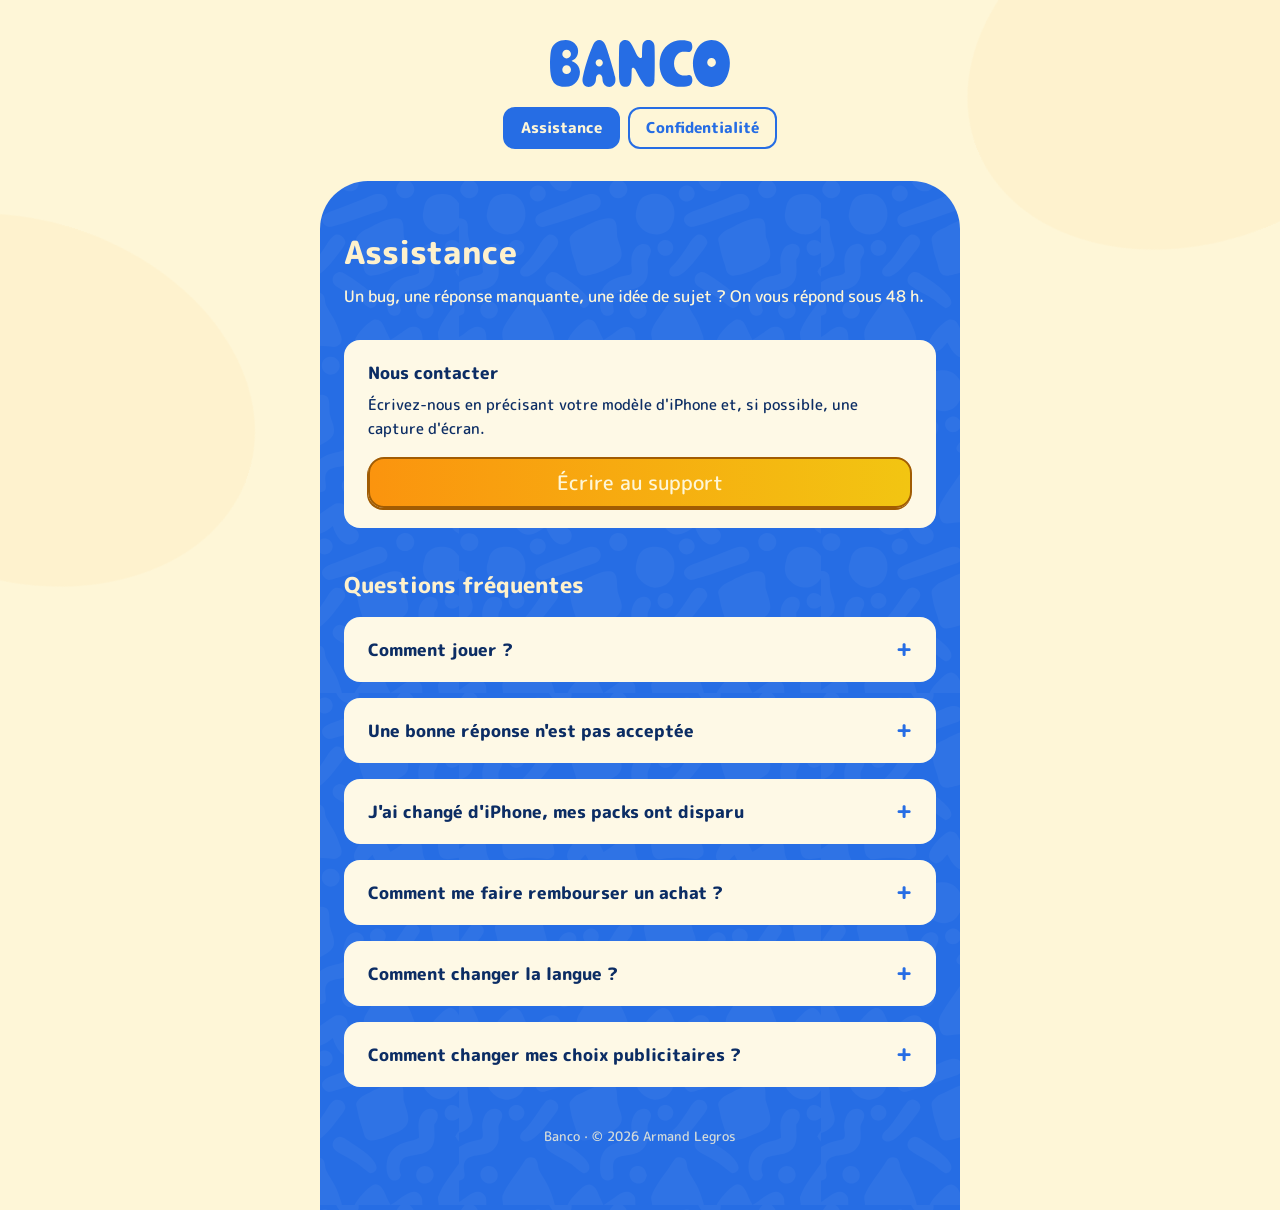
<file: index.html>
<!doctype html>
<html lang="fr">
<head>
  <meta charset="utf-8">
  <meta name="viewport" content="width=device-width, initial-scale=1">
  <title>Banco – Assistance</title>
  <meta name="description" content="Assistance du jeu Banco : contact, questions fréquentes, achats et publicité.">
  <link rel="icon" href="assets/favicon.png">
  <link rel="apple-touch-icon" href="assets/icon.png">
  <link rel="preconnect" href="https://fonts.googleapis.com">
  <link rel="preconnect" href="https://fonts.gstatic.com" crossorigin>
  <link href="https://fonts.googleapis.com/css2?family=M+PLUS+Rounded+1c:wght@500;700;800&display=swap" rel="stylesheet">
  <link rel="stylesheet" href="style.css">
</head>
<body>
  <div class="page">
    <header>
      <img class="logo" src="assets/logo.svg" alt="Banco">
      <nav aria-label="Pages">
        <a href="./" aria-current="page">Assistance</a>
        <a href="confidentialite.html">Confidentialité</a>
      </nav>
    </header>

    <main class="panel">
      <h1>Assistance</h1>
      <p class="lead">Un bug, une réponse manquante, une idée de sujet ? On vous répond sous 48 h.</p>

      <div class="card">
        <h3>Nous contacter</h3>
        <p>Écrivez-nous en précisant votre modèle d'iPhone et, si possible, une capture d'écran.</p>
        <a class="btn" href="mailto:komplo.app@gmail.com?subject=Banco%20%E2%80%93%20Assistance">Écrire au support</a>
      </div>

      <h2>Questions fréquentes</h2>

      <details class="card">
        <summary>Comment jouer ?</summary>
        <p>Créez 2 à 4 équipes, choisissez vos thèmes, puis un mode :</p>
        <ul>
          <li><strong>Enchères</strong> : les équipes misent sur le nombre de réponses qu'elles peuvent citer sur un sujet. Celle qui mise le plus doit tenir parole en 60 secondes. Mise ratée : les points vont à l'adversaire.</li>
          <li><strong>Survie</strong> : les équipes citent une réponse chacune leur tour. Celle qui sèche est éliminée, la dernière en lice remporte la cagnotte.</li>
        </ul>
      </details>

      <details class="card">
        <summary>Une bonne réponse n'est pas acceptée</summary>
        <p>Notre base ne contient pas toutes les réponses possibles. Utilisez « Valider quand même » pour la compter, ou « Chercher en ligne » pour vérifier. Envoyez-nous la réponse oubliée : nous l'ajouterons dans une prochaine mise à jour.</p>
      </details>

      <details class="card">
        <summary>J'ai changé d'iPhone, mes packs ont disparu</summary>
        <p>Ouvrez la Boutique et touchez « Restaurer les achats », avec le même identifiant Apple que lors de l'achat. Les packs déjà payés ne sont jamais facturés une seconde fois.</p>
      </details>

      <details class="card">
        <summary>Comment me faire rembourser un achat ?</summary>
        <p>Les paiements sont gérés par Apple. Faites votre demande sur <a href="https://reportaproblem.apple.com">reportaproblem.apple.com</a>.</p>
      </details>

      <details class="card">
        <summary>Comment changer la langue ?</summary>
        <p>Le jeu est disponible en français, anglais, allemand et espagnol. Changez-la avec le sélecteur de langue de l'écran d'accueil : les sujets et les réponses s'adaptent automatiquement.</p>
      </details>

      <details class="card">
        <summary>Comment changer mes choix publicitaires ?</summary>
        <p>En Europe, ouvrez les Réglages de Banco et touchez « Choix publicitaires ». Pour le suivi publicitaire, allez dans les Réglages de l'iPhone, rubrique Confidentialité et sécurité, puis Suivi. Banco n'a pas de compte : vos parties restent sur votre téléphone. Détails dans notre <a href="confidentialite.html">politique de confidentialité</a>.</p>
      </details>

      <p class="updated">Banco · © 2026 Armand Legros</p>
    </main>
  </div>
</body>
</html>
</file>
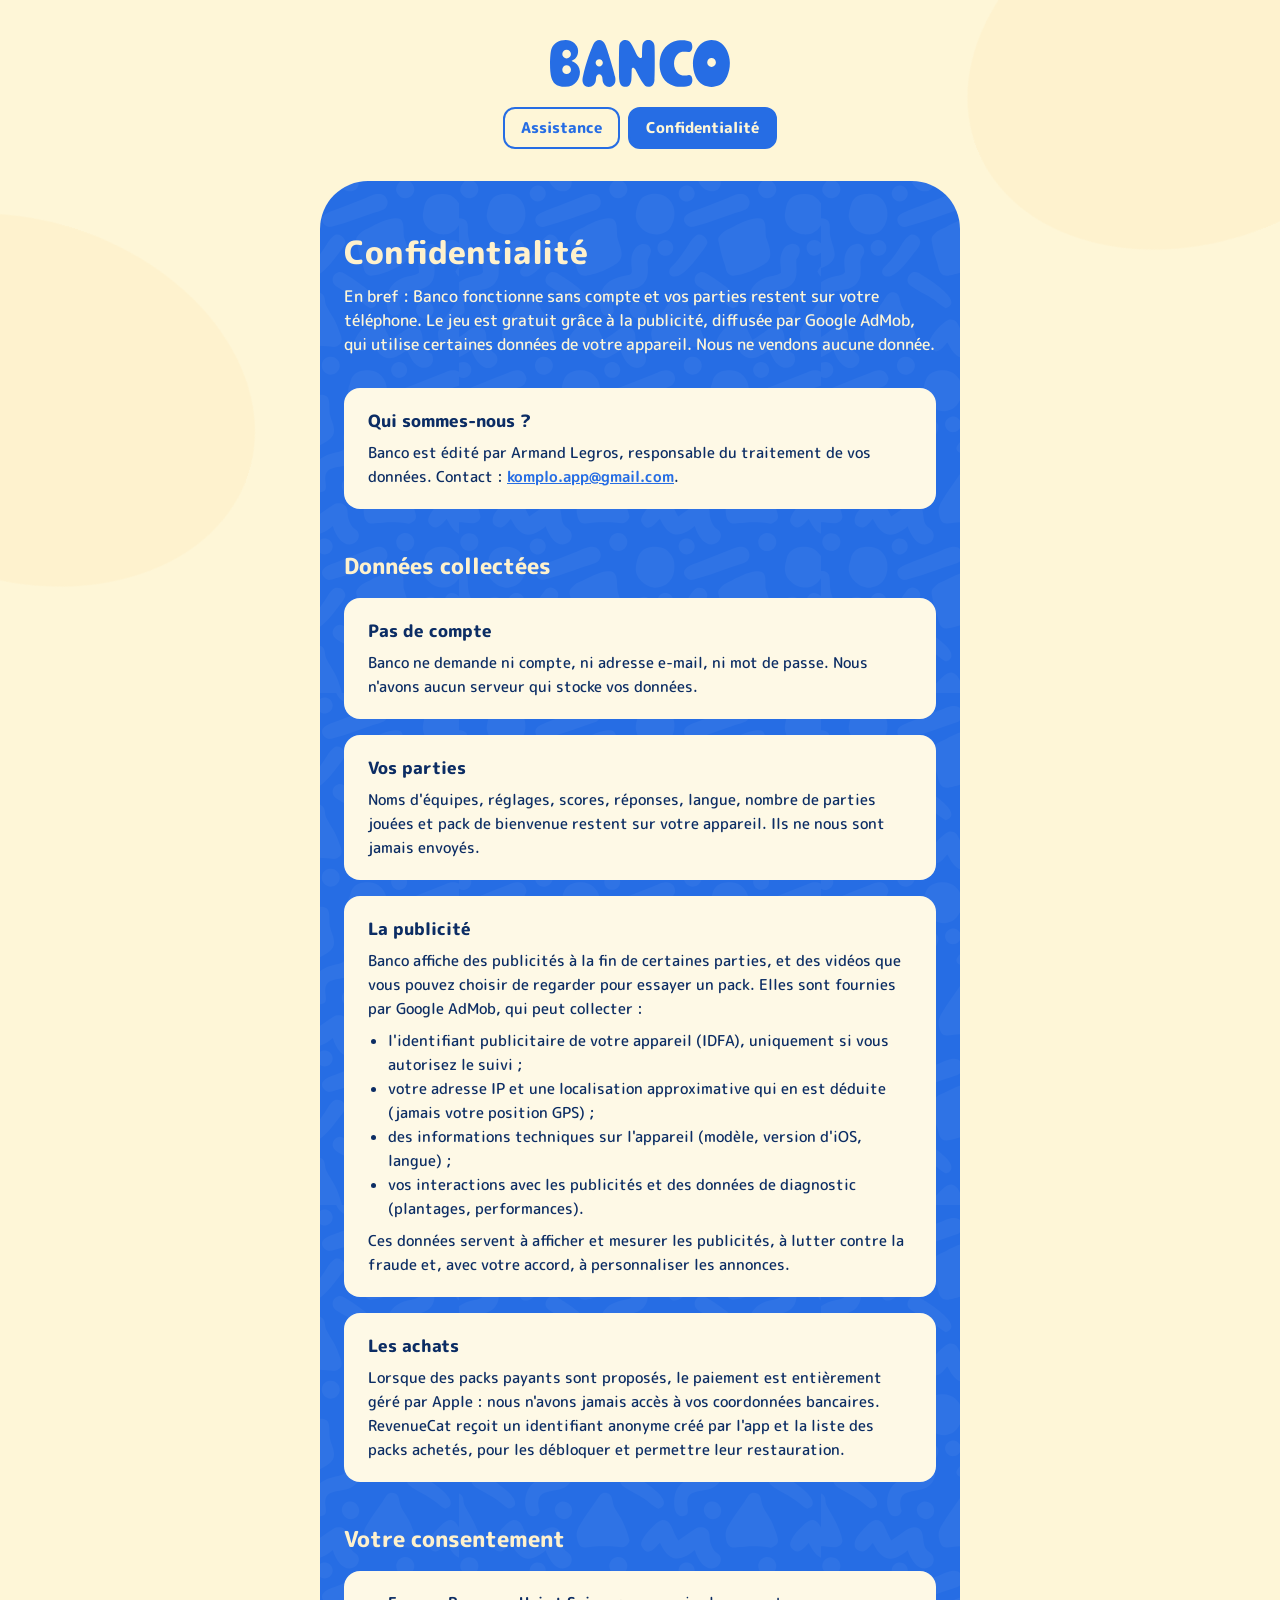
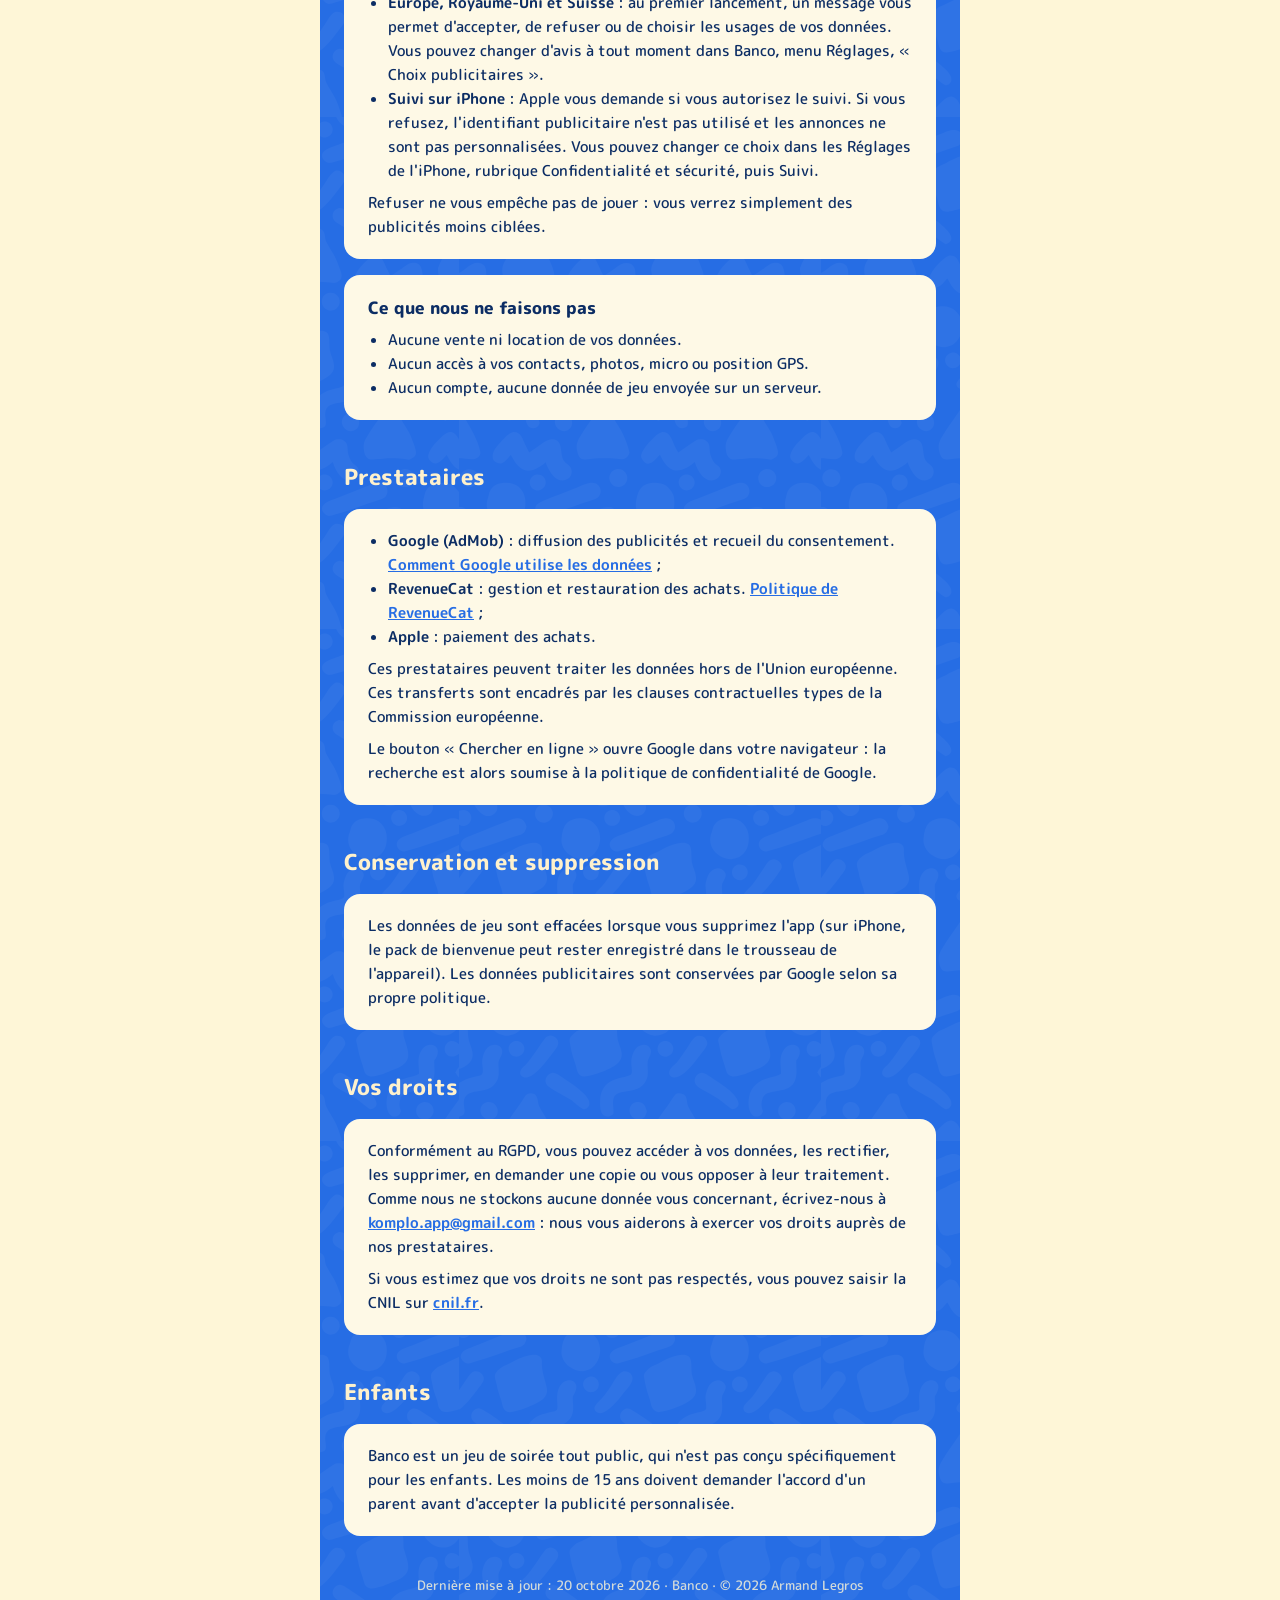
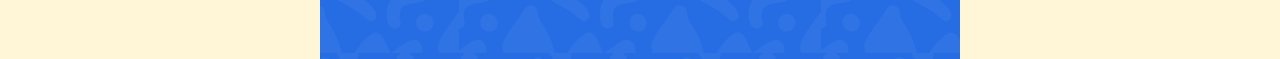
<file: confidentialite.html>
<!doctype html>
<html lang="fr">
<head>
  <meta charset="utf-8">
  <meta name="viewport" content="width=device-width, initial-scale=1">
  <title>Banco – Confidentialité</title>
  <meta name="description" content="Politique de confidentialité du jeu Banco : publicité, données collectées, consentement et vos droits.">
  <link rel="icon" href="assets/favicon.png">
  <link rel="apple-touch-icon" href="assets/icon.png">
  <link rel="preconnect" href="https://fonts.googleapis.com">
  <link rel="preconnect" href="https://fonts.gstatic.com" crossorigin>
  <link href="https://fonts.googleapis.com/css2?family=M+PLUS+Rounded+1c:wght@500;700;800&display=swap" rel="stylesheet">
  <link rel="stylesheet" href="style.css">
</head>
<body>
  <div class="page">
    <header>
      <img class="logo" src="assets/logo.svg" alt="Banco">
      <nav aria-label="Pages">
        <a href="./">Assistance</a>
        <a href="confidentialite.html" aria-current="page">Confidentialité</a>
      </nav>
    </header>

    <main class="panel">
      <h1>Confidentialité</h1>
      <p class="lead">En bref : Banco fonctionne sans compte et vos parties restent sur votre téléphone. Le jeu est gratuit grâce à la publicité, diffusée par Google AdMob, qui utilise certaines données de votre appareil. Nous ne vendons aucune donnée.</p>

      <div class="card">
        <h3>Qui sommes-nous ?</h3>
        <p>Banco est édité par Armand Legros, responsable du traitement de vos données. Contact : <a href="mailto:komplo.app@gmail.com">komplo.app@gmail.com</a>.</p>
      </div>

      <h2>Données collectées</h2>

      <div class="card">
        <h3>Pas de compte</h3>
        <p>Banco ne demande ni compte, ni adresse e-mail, ni mot de passe. Nous n'avons aucun serveur qui stocke vos données.</p>
      </div>

      <div class="card">
        <h3>Vos parties</h3>
        <p>Noms d'équipes, réglages, scores, réponses, langue, nombre de parties jouées et pack de bienvenue restent sur votre appareil. Ils ne nous sont jamais envoyés.</p>
      </div>

      <div class="card">
        <h3>La publicité</h3>
        <p>Banco affiche des publicités à la fin de certaines parties, et des vidéos que vous pouvez choisir de regarder pour essayer un pack. Elles sont fournies par Google AdMob, qui peut collecter :</p>
        <ul>
          <li>l'identifiant publicitaire de votre appareil (IDFA), uniquement si vous autorisez le suivi ;</li>
          <li>votre adresse IP et une localisation approximative qui en est déduite (jamais votre position GPS) ;</li>
          <li>des informations techniques sur l'appareil (modèle, version d'iOS, langue) ;</li>
          <li>vos interactions avec les publicités et des données de diagnostic (plantages, performances).</li>
        </ul>
        <p>Ces données servent à afficher et mesurer les publicités, à lutter contre la fraude et, avec votre accord, à personnaliser les annonces.</p>
      </div>

      <div class="card">
        <h3>Les achats</h3>
        <p>Lorsque des packs payants sont proposés, le paiement est entièrement géré par Apple : nous n'avons jamais accès à vos coordonnées bancaires. RevenueCat reçoit un identifiant anonyme créé par l'app et la liste des packs achetés, pour les débloquer et permettre leur restauration.</p>
      </div>

      <h2>Votre consentement</h2>
      <div class="card">
        <ul>
          <li><strong>Europe, Royaume-Uni et Suisse</strong> : au premier lancement, un message vous permet d'accepter, de refuser ou de choisir les usages de vos données. Vous pouvez changer d'avis à tout moment dans Banco, menu Réglages, « Choix publicitaires ».</li>
          <li><strong>Suivi sur iPhone</strong> : Apple vous demande si vous autorisez le suivi. Si vous refusez, l'identifiant publicitaire n'est pas utilisé et les annonces ne sont pas personnalisées. Vous pouvez changer ce choix dans les Réglages de l'iPhone, rubrique Confidentialité et sécurité, puis Suivi.</li>
        </ul>
        <p>Refuser ne vous empêche pas de jouer : vous verrez simplement des publicités moins ciblées.</p>
      </div>

      <div class="card">
        <h3>Ce que nous ne faisons pas</h3>
        <ul>
          <li>Aucune vente ni location de vos données.</li>
          <li>Aucun accès à vos contacts, photos, micro ou position GPS.</li>
          <li>Aucun compte, aucune donnée de jeu envoyée sur un serveur.</li>
        </ul>
      </div>

      <h2>Prestataires</h2>
      <div class="card">
        <ul>
          <li><strong>Google (AdMob)</strong> : diffusion des publicités et recueil du consentement. <a href="https://policies.google.com/technologies/partner-sites">Comment Google utilise les données</a> ;</li>
          <li><strong>RevenueCat</strong> : gestion et restauration des achats. <a href="https://www.revenuecat.com/privacy">Politique de RevenueCat</a> ;</li>
          <li><strong>Apple</strong> : paiement des achats.</li>
        </ul>
        <p>Ces prestataires peuvent traiter les données hors de l'Union européenne. Ces transferts sont encadrés par les clauses contractuelles types de la Commission européenne.</p>
        <p>Le bouton « Chercher en ligne » ouvre Google dans votre navigateur : la recherche est alors soumise à la politique de confidentialité de Google.</p>
      </div>

      <h2>Conservation et suppression</h2>
      <div class="card">
        <p>Les données de jeu sont effacées lorsque vous supprimez l'app (sur iPhone, le pack de bienvenue peut rester enregistré dans le trousseau de l'appareil). Les données publicitaires sont conservées par Google selon sa propre politique.</p>
      </div>

      <h2>Vos droits</h2>
      <div class="card">
        <p>Conformément au RGPD, vous pouvez accéder à vos données, les rectifier, les supprimer, en demander une copie ou vous opposer à leur traitement. Comme nous ne stockons aucune donnée vous concernant, écrivez-nous à <a href="mailto:komplo.app@gmail.com">komplo.app@gmail.com</a> : nous vous aiderons à exercer vos droits auprès de nos prestataires.</p>
        <p>Si vous estimez que vos droits ne sont pas respectés, vous pouvez saisir la CNIL sur <a href="https://www.cnil.fr">cnil.fr</a>.</p>
      </div>

      <h2>Enfants</h2>
      <div class="card">
        <p>Banco est un jeu de soirée tout public, qui n'est pas conçu spécifiquement pour les enfants. Les moins de 15 ans doivent demander l'accord d'un parent avant d'accepter la publicité personnalisée.</p>
      </div>

      <p class="updated">Dernière mise à jour : 20 octobre 2026 · Banco · © 2026 Armand Legros</p>
    </main>
  </div>
</body>
</html>
</file>
<file: style.css>
/* Design system Banco — repris de src/theme/index.ts */
:root {
  --purple: #266de4;
  --purple-deep: #0c2d64;
  --cream: #fef6d7;
  --cream-card: #fef9e6;
  --cream-title: #fef1cc;
  --orange: #fb940e;
  --yellow: #f2c512;
  --orange-border: #a15c03;
  --blob: #fbb040;
  --font: 'M PLUS Rounded 1c', system-ui, -apple-system, sans-serif;
}

* { box-sizing: border-box; margin: 0; padding: 0; }

body {
  font-family: var(--font);
  font-weight: 500;
  background: var(--cream);
  color: var(--purple-deep);
  min-height: 100vh;
  display: flex;
  flex-direction: column;
  align-items: center;
  overflow-x: hidden;
  -webkit-font-smoothing: antialiased;
}

/* Blobs orange à 6 %, comme HomeBackground */
body::before,
body::after {
  content: '';
  position: fixed;
  z-index: -1;
  border-radius: 50%;
  background: var(--blob);
  opacity: 0.06;
  width: 480px;
  height: 360px;
}
body::before { top: -120px; right: -160px; transform: rotate(-22deg); }
body::after { top: 220px; left: -220px; transform: rotate(18deg); }

.page { width: 100%; max-width: 640px; display: flex; flex-direction: column; flex: 1; }

header {
  display: flex;
  flex-direction: column;
  align-items: center;
  gap: 20px;
  padding: 40px 16px 32px;
}
.logo { width: 180px; height: auto; }

nav { display: flex; gap: 8px; flex-wrap: wrap; justify-content: center; }
nav a {
  font-weight: 800;
  font-size: 15px;
  text-decoration: none;
  color: var(--purple);
  padding: 8px 16px;
  border-radius: 12px;
  border: 2px solid var(--purple);
}
nav a[aria-current='page'] { background: var(--purple); color: var(--cream); }

/* Panneau bleu à coins arrondis + pattern blanc à 4 % */
.panel {
  position: relative;
  flex: 1;
  background: var(--purple);
  border-radius: 48px 48px 0 0;
  padding: 48px 24px 64px;
  overflow: hidden;
}
.panel::before {
  content: '';
  position: absolute;
  inset: 0;
  background: url('assets/pattern.svg') top center / 362px auto repeat;
  opacity: 0.04;
  pointer-events: none;
}
.panel > * { position: relative; }

h1 {
  font-weight: 800;
  font-size: 32px;
  color: var(--cream-title);
  margin-bottom: 8px;
}
.lead { color: var(--cream); font-size: 16px; line-height: 1.5; margin-bottom: 32px; }

h2 {
  font-weight: 800;
  font-size: 22px;
  color: var(--cream-title);
  margin: 40px 0 16px;
}

.card {
  background: var(--cream-card);
  border-radius: 16px;
  padding: 20px 24px;
  margin-bottom: 16px;
}
.card h3 { font-weight: 800; font-size: 17px; margin-bottom: 8px; }
.card p, .card li { font-size: 15px; line-height: 1.6; }
.card p + p, .card p + ul, .card ul + p { margin-top: 8px; }
.card ul { padding-left: 20px; }
.card a { color: var(--purple); font-weight: 700; }

/* Bouton orange de l'app (dégradé, bordure et ombre franche) */
.btn {
  display: flex;
  align-items: center;
  justify-content: center;
  height: 51px;
  border-radius: 16px;
  border: 2px solid var(--orange-border);
  box-shadow: -1px 2px 0 var(--orange-border);
  background: linear-gradient(90deg, var(--orange), var(--yellow));
  color: var(--cream);
  font-family: var(--font);
  font-weight: 500;
  font-size: 20px;
  text-decoration: none;
  margin-top: 16px;
}
.card a.btn { color: var(--cream); font-weight: 500; }
.btn:active { transform: translate(-1px, 2px); box-shadow: none; }

details.card { cursor: pointer; }
details.card summary {
  font-weight: 800;
  font-size: 17px;
  list-style: none;
  display: flex;
  justify-content: space-between;
  gap: 12px;
}
details.card summary::-webkit-details-marker { display: none; }
details.card summary::after { content: '+'; color: var(--purple); font-size: 22px; line-height: 1; }
details.card[open] summary::after { content: '–'; }
details.card[open] summary { margin-bottom: 8px; }

.updated { color: var(--cream); opacity: 0.8; font-size: 13px; margin-top: 40px; text-align: center; }

a:focus-visible, summary:focus-visible { outline: 3px solid var(--yellow); outline-offset: 3px; }
</file>
